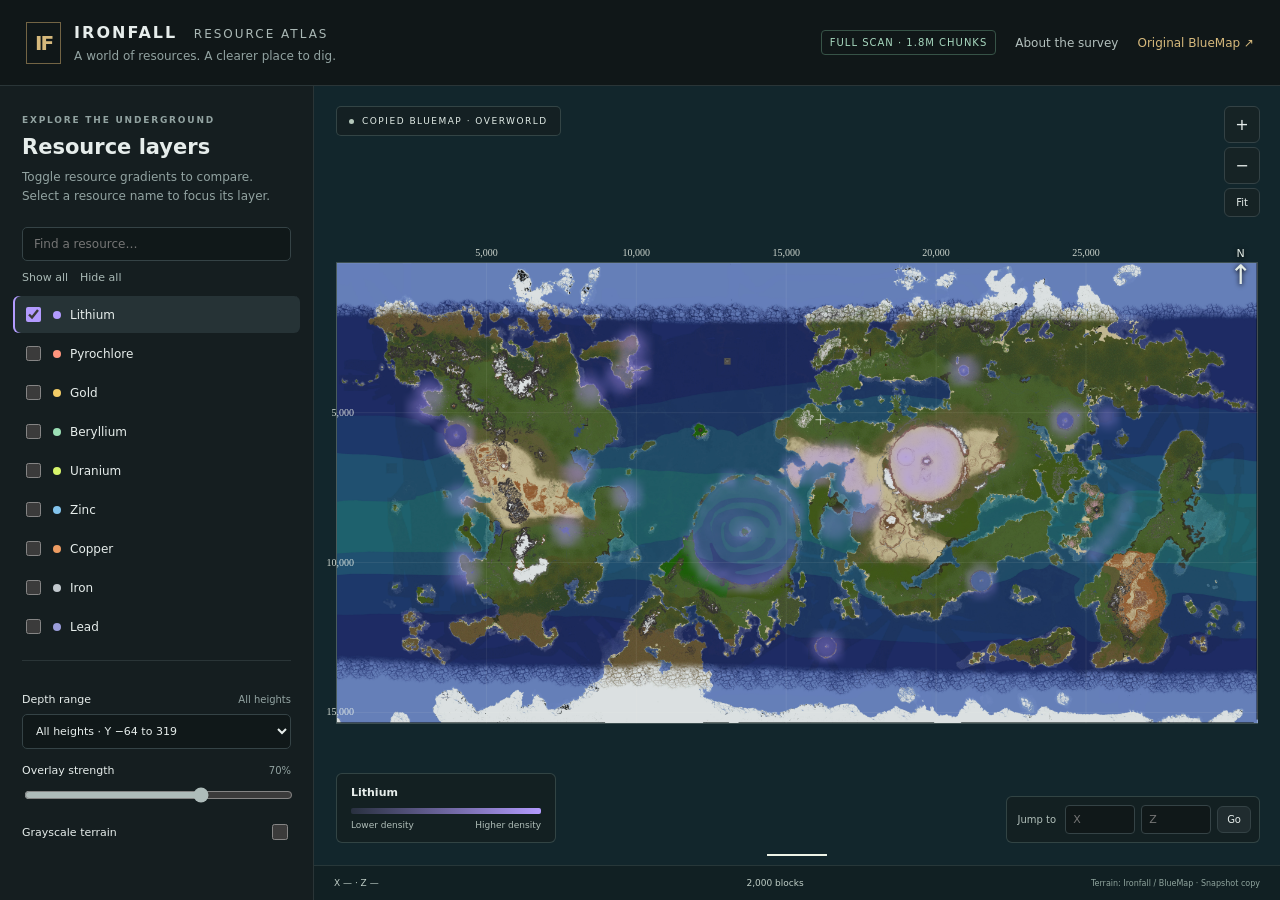
<file: index.html>
<!doctype html>
<html lang="en">
<head>
<meta charset="utf-8"><meta name="viewport" content="width=device-width,initial-scale=1">
<meta name="theme-color" content="#101718">
<title>Ironfall Resource Atlas</title>
<meta name="description" content="Explore Ironfall's resource density gradients over a copied BlueMap terrain map.">
<link rel="stylesheet" href="style.css?v=4">
</head>
<body>
<header class="topbar"><div class="brand"><span class="brandmark">IF</span><div><h1>IRONFALL <span>RESOURCE ATLAS</span></h1><p>A world of resources. A clearer place to dig.</p></div></div><div class="header-actions"><span id="scanBadge" class="scan-badge">Loading survey</span><button id="methodButton" class="quiet">About the survey</button><a id="originalLink" href="https://ironfall.org/bluemap/#world:16900:0:5515:1000:0:0:0:1:flat" target="_blank" rel="noopener">Original BlueMap ↗</a><button id="mobileLayers" class="mobile-only">Layers</button></div></header>
<main class="workspace">
<aside id="sidebar" class="sidebar" aria-label="Resource controls">
 <div class="sidebar-heading"><span class="eyebrow">EXPLORE THE UNDERGROUND</span><h2>Resource layers</h2><p>Toggle resource gradients to compare. Select a resource name to focus its layer.</p></div>
 <div class="layer-tools"><input id="resourceSearch" type="search" placeholder="Find a resource…" aria-label="Find a resource"><div><button id="showAll">Show all</button><button id="hideAll">Hide all</button></div></div>
 <div id="layerList" class="layer-list"></div>
 <div class="settings"><div class="setting-title"><label for="depth">Depth range</label><span id="depthNote">All heights</span></div><select id="depth"><option value="all">All heights · Y −64 to 319</option><option value="deep">Deep underground · Y −64 to −1</option><option value="lower">Lower ground · Y 0 to 63</option><option value="upper">High ground · Y 64 to 319</option><option value="custom">Choose depth bands…</option></select><div id="customDepth" class="custom-depth" hidden><label>From Y<select id="minDepth"></select></label><label>Through Y<select id="maxDepth"></select></label></div>
 <div class="setting-title"><label for="opacity">Overlay strength</label><output id="opacityValue">70%</output></div><input id="opacity" type="range" min="10" max="100" value="70">
 <label class="switch-row"><span>Grayscale terrain</span><input id="grayscaleToggle" type="checkbox"></label>
 </div>
</aside>
<section id="mapArea" class="map-area" aria-label="Interactive Ironfall resource map">
 <canvas id="map" aria-label="Map with resource density gradients. Drag to pan and scroll to zoom." role="img"></canvas>
 <div class="map-caption"><span class="map-dot"></span><span>COPIED BLUEMAP · OVERWORLD</span></div>
 <div class="map-controls"><button id="zoomIn" aria-label="Zoom in">+</button><button id="zoomOut" aria-label="Zoom out">−</button><button id="fit" aria-label="Fit entire world">Fit</button></div>
 <div class="north" aria-label="North is up">N<span>↑</span></div>
 <div id="legend" class="legend" hidden><strong id="legendName"></strong><div id="legendBar" class="legend-bar"></div><div class="legend-values"><span>Lower density</span><span>Higher density</span></div></div>
 <form id="jumpForm" class="jump-form"><label for="jumpX">Jump to</label><input id="jumpX" type="number" placeholder="X" aria-label="World X coordinate"><input id="jumpZ" type="number" placeholder="Z" aria-label="World Z coordinate"><button type="submit">Go</button></form>
 <div class="map-footer"><span id="coordinates">X — · Z —</span><span id="scaleLabel">— blocks</span><span>Terrain: Ironfall / BlueMap · Snapshot copy</span></div>
 <div id="loading" class="loading"><div class="loading-mark">IF</div><h2>Reading the underground</h2><p id="loadingMessage">Loading the copied map and resource survey…</p></div>
</section>
</main>
<dialog id="methodDialog"><button id="closeMethod" class="close" aria-label="Close survey details">×</button><span class="eyebrow">HOW TO READ THIS ATLAS</span><h2>A complete terrain survey</h2><div id="methodDetails"></div><p>The background is a separate, flat copy of Ironfall’s BlueMap terrain. The original site is unchanged. Live players, claims, markers, and 3D geometry are not copied.</p><p>Ore counts come from the supplied world save; the BlueMap imagery was copied on October 25, 2026. Changes made on the live server after the save are not reflected in the ore layers.</p><p>Each layer has its own relative color scale. Brighter colors indicate higher density for that resource. Gradients blend estimates from neighboring 256 × 256 block areas. Use the depth filter to select which 16-block Y bands contribute to the gradient.</p><p>Gold and nether gold are separate layers. Amethyst includes solid amethyst and budding amethyst blocks.</p><p id="coverageDetails"></p><a href="assets/bluemap-metadata.json" target="_blank">Background source and alignment metadata ↗</a></dialog>
<script src="app.js?v=4"></script>
</body></html>
</file>
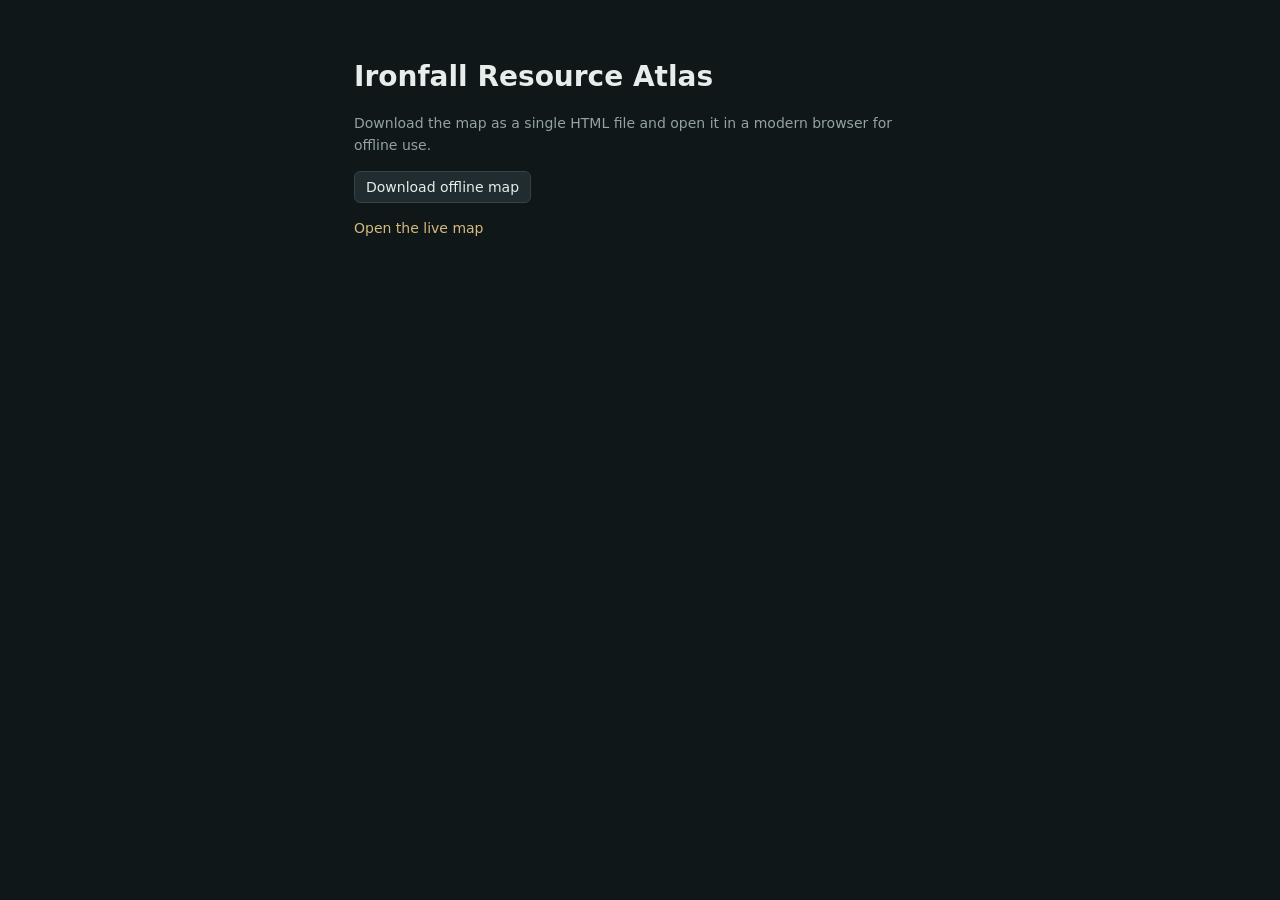
<file: downloads/ironfall-resource-atlas.html>
<!doctype html>
<html lang="en">
<head>
<meta charset="utf-8">
<meta name="viewport" content="width=device-width, initial-scale=1">
<title>Download Ironfall Resource Atlas</title>
<link rel="stylesheet" href="../style.css?v=4">
</head>
<body>
<main class="download-page">
 <h1>Ironfall Resource Atlas</h1>
 <p>Download the map as a single HTML file and open it in a modern browser for offline use.</p>
 <button id="download" type="button">Download offline map</button>
 <p id="status" role="status"></p>
 <p><a href="../">Open the live map</a></p>
</main>
<script src="offline.js"></script>
</body>
</html>
</file>
<file: style.css>
:root{color-scheme:dark;--bg:#101718;--panel:#151e20;--line:#2a3537;--text:#e6edeb;--muted:#92a3a1;--accent:#d6b97c;font-family:Inter,Segoe UI,system-ui,sans-serif;font-size:14px}*{box-sizing:border-box}body{margin:0;background:var(--bg);color:var(--text)}button,input,select{font:inherit}button,a,input,select{outline-offset:3px}button{cursor:pointer;background:#202c2f;color:var(--text);border:1px solid #344245;border-radius:6px;padding:7px 11px}button:hover{background:#2d3c3e;border-color:#697e7d}a{color:var(--accent);text-decoration:none}a:hover{text-decoration:underline}.topbar{height:86px;border-bottom:1px solid var(--line);display:flex;justify-content:space-between;align-items:center;padding:0 26px;gap:20px}.brand{display:flex;gap:13px;align-items:center}.brandmark{color:var(--accent);border:1px solid #736444;padding:8px;font-size:20px;font-weight:800;letter-spacing:-2px}.brand h1{margin:0;font-size:16px;letter-spacing:2px}.brand h1 span{font-size:12px;font-weight:500;color:#aab8b5;letter-spacing:2px;margin-left:9px}.brand p{font-size:12px;color:var(--muted);margin:7px 0 0}.header-actions{display:flex;align-items:center;gap:19px;font-size:12px}.scan-badge{color:#a7d8bf;font-size:10px;letter-spacing:1px;text-transform:uppercase;border:1px solid #375347;border-radius:4px;padding:6px 8px}.quiet{background:transparent;border:0;padding:0;color:#b3c0bd;font-size:12px}.workspace{display:grid;grid-template-columns:314px 1fr;height:calc(100dvh - 86px);min-height:500px}.sidebar{background:var(--panel);border-right:1px solid var(--line);overflow:auto;scrollbar-width:thin;scrollbar-color:#49585a transparent;padding-bottom:20px}.sidebar-heading{padding:24px 22px 15px}.eyebrow{color:var(--muted);font-size:9px;letter-spacing:1.8px;font-weight:700}.sidebar h2{font-size:21px;font-weight:550;margin:9px 0}.sidebar p{color:var(--muted);font-size:12px;line-height:1.6;margin:6px 0}.layer-tools{padding:0 22px 10px}.layer-tools input{width:100%;background:#101819;color:var(--text);border:1px solid #354346;border-radius:5px;padding:9px 11px;font-size:12px}.layer-tools>div{display:flex;gap:12px;margin-top:10px}.layer-tools button{padding:0;border:0;background:none;font-size:11px;color:#a8b8b4}.layer-list{padding:0 13px;max-height:346px;overflow:auto;scrollbar-width:thin}.layer-row{display:flex;align-items:center;gap:9px;border-radius:6px;min-height:37px;padding:0 9px;margin:2px 0}.layer-row.active{background:#263336;box-shadow:inset 2px 0 var(--ore)}.layer-row input{accent-color:var(--ore);width:15px;height:15px;flex-shrink:0;cursor:pointer}.swatch{width:8px;height:8px;border-radius:50%;background:var(--ore);flex-shrink:0}.layer-name{border:0;background:none!important;flex:1;min-width:0;text-align:left;padding:9px 0;font-size:12px}.layer-total{font-size:10px;color:var(--muted);font-variant-numeric:tabular-nums}.settings{margin:20px 22px;padding-top:17px;border-top:1px solid var(--line)}.setting-title{display:flex;align-items:center;justify-content:space-between;font-size:11px;margin:15px 0 8px}.setting-title span,.setting-title output{color:var(--muted);font-size:10px}.settings select{background:#101819;color:var(--text);border:1px solid #354346;border-radius:5px;width:100%;padding:9px;font-size:11px}input[type=range]{width:100%;accent-color:#aebcba}.switch-row{display:flex;align-items:center;justify-content:space-between;font-size:11px;margin-top:15px}.switch-row input{accent-color:#d0b178;width:16px;height:16px}.custom-depth{display:flex;gap:8px;margin-top:10px}.custom-depth[hidden]{display:none}.custom-depth label{font-size:10px;color:var(--muted);width:50%}.custom-depth select{margin-top:5px}.map-area{position:relative;min-width:0;min-height:0;overflow:hidden;background:#142b30}.map-area canvas{display:block;width:100%;height:100%;touch-action:none;cursor:grab}.map-area canvas:active{cursor:grabbing}.map-caption{position:absolute;left:22px;top:20px;display:flex;align-items:center;gap:8px;font-size:9px;letter-spacing:1.5px;color:#e2ece7;background:#152023df;padding:9px 12px;border:1px solid #576d6b77;border-radius:5px;pointer-events:none}.map-dot{width:5px;height:5px;border-radius:50%;background:#b4c7bb}.map-controls{position:absolute;right:20px;top:20px;display:flex;flex-direction:column;gap:4px}.map-controls button{background:#172325ee;width:36px;padding:8px 0;font-size:16px}.map-controls button:last-child{font-size:10px}.north{position:absolute;right:28px;top:161px;color:#e3ece6;font-size:11px;text-align:center;text-shadow:0 1px 5px #000}.north span{display:block;font-size:27px;line-height:1.1}.legend{position:absolute;left:22px;bottom:57px;width:220px;background:#142023ef;border:1px solid #576d6b77;border-radius:6px;padding:12px 14px;pointer-events:none}.legend strong{display:block;margin-bottom:9px;font-size:11px}.legend span{font-size:9px;color:#b0beb9}.legend-bar{height:6px;border-radius:2px;background:linear-gradient(90deg,#aa92ff22,#aa92ff)}.legend-values{display:flex;justify-content:space-between;margin-top:6px}.jump-form{position:absolute;right:20px;bottom:57px;display:flex;align-items:center;gap:6px;background:#142023ef;border:1px solid #576d6b77;border-radius:6px;padding:8px}.jump-form label{font-size:10px;color:#b0beb9;margin:0 3px}.jump-form input{width:70px;background:#101819;border:1px solid #354346;border-radius:4px;color:var(--text);font-size:11px;padding:7px}.jump-form button{font-size:10px;padding:7px 9px}.map-footer{position:absolute;bottom:0;left:0;right:0;display:flex;align-items:center;justify-content:space-between;gap:20px;background:#122023ed;border-top:1px solid #40535377;height:35px;padding:0 20px;font-size:9px;color:#c0cec7}.map-footer span:first-child{font-variant-numeric:tabular-nums;min-width:125px}.map-footer span:last-child{font-size:8px;color:#8fa49d}.close{position:absolute;right:8px;top:6px;background:transparent!important;border:0;font-size:23px;color:#a4b8af;padding:4px 7px}.loading{position:absolute;inset:0;background:#102024f5;display:flex;flex-direction:column;align-items:center;justify-content:center;text-align:center;z-index:10;padding:25px}.loading[hidden]{display:none}.loading-mark{font-size:40px;font-weight:700;color:var(--accent);border:1px solid #736444;padding:15px;letter-spacing:-4px}.loading h2{font-size:20px;font-weight:500;margin-top:25px}.loading p{font-size:12px;color:var(--muted)}dialog{background:#172326;color:var(--text);border:1px solid #526763;border-radius:10px;max-width:650px;width:calc(100% - 40px);padding:32px;max-height:85dvh}dialog::backdrop{background:#0009}dialog h2{font-size:25px;font-weight:550;margin:12px 0 22px}dialog p{font-size:13px;color:#b5c6bf;line-height:1.7}dialog a{font-size:12px}.mobile-only{display:none}
@media(min-width:1600px){.workspace{grid-template-columns:340px 1fr}.layer-list{max-height:400px}}
@media(max-width:1050px){.topbar{padding:0 18px}.header-actions{gap:12px}.scan-badge{display:none}.brand h1 span{display:block;margin:5px 0 0;font-size:10px}.brand p{display:none}.workspace{grid-template-columns:280px 1fr}.legend{width:180px}.jump-form label{display:none}.jump-form input{width:60px}.map-footer span:last-child{display:none}}
@media(max-width:720px){.topbar{height:70px;padding:0 14px}.brand h1{font-size:13px}.brand h1 span{font-size:9px}.brandmark{font-size:16px}.header-actions>a{display:none}.header-actions .quiet{font-size:10px}.mobile-only{display:block;font-size:11px}.workspace{display:block;height:calc(100dvh - 70px);min-height:450px}.map-area{height:100%}.sidebar{display:none;position:absolute;top:70px;left:0;bottom:0;width:290px;z-index:8;box-shadow:8px 0 35px #0006}.sidebar.open{display:block}.map-caption{top:14px;left:14px;font-size:8px}.map-controls{right:14px;top:14px}.north{right:22px;top:150px}.legend{left:14px;bottom:98px;width:180px;padding:10px 12px}.jump-form{left:14px;right:auto;bottom:45px;padding:6px}.jump-form label{display:block}.jump-form input{width:78px}.map-footer{padding:0 14px}dialog{padding:25px}}
.download-page{max-width:620px;margin:60px auto;padding:0 24px}.download-page p{line-height:1.6;color:var(--muted)}
</file>
